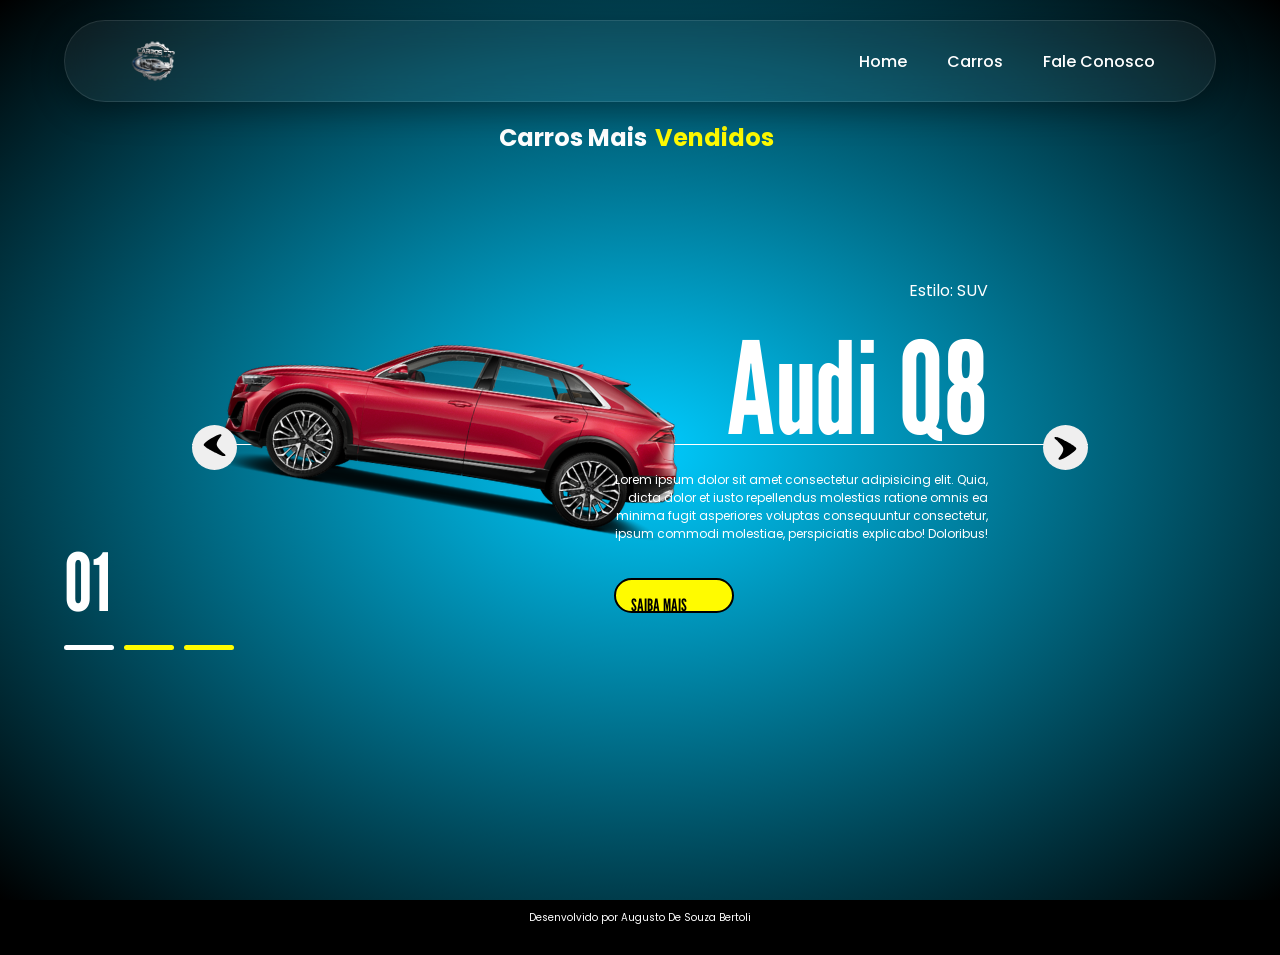
<file: index.html>
<!DOCTYPE html>
<html lang="pt-br">

<head>
    <meta charset="UTF-8">
    <meta name="viewport" content="width=device-width, initial-scale=1.0">
    <link rel="preconnect" href="https://fonts.googleapis.com">
    <link rel="preconnect" href="https://fonts.gstatic.com" crossorigin>
    <link
        href="https://fonts.googleapis.com/css2?family=Josefin+Sans:ital,wght@0,100..700;1,100..700&family=Poppins:ital,wght@0,100;0,200;0,300;0,400;0,500;0,600;0,700;0,800;0,900;1,100;1,200;1,300;1,400;1,500;1,600;1,700;1,800;1,900&display=swap"
        rel="stylesheet">
    <link rel="preconnect" href="https://fonts.googleapis.com">
    <link rel="preconnect" href="https://fonts.gstatic.com" crossorigin>
    <link
        href="https://fonts.googleapis.com/css2?family=Josefin+Sans:ital,wght@0,100..700;1,100..700&family=League+Gothic&family=Poppins:ital,wght@0,100;0,200;0,300;0,400;0,500;0,600;0,700;0,800;0,900;1,100;1,200;1,300;1,400;1,500;1,600;1,700;1,800;1,900&display=swap"
        rel="stylesheet">
    <link rel="stylesheet" href="./style.css">
    <title>Carros Top</title>
</head>

<body>
    <header>
        <img src="./img/logo.png" alt="logo carros top" class="logo">
        <nav>
            <ul class="links">
                <li><a href="./index.html">Home</a></li>
                <li><a href="./pages/cars.html">Carros</a></li>
                <li><a href="./pages/contact.html">Fale Conosco</a></li>
            </ul>
        </nav>
    </header>

    <section class="container">
        <h1 class="title">Carros Mais <span>Vendidos</span></h1>

        <div class="list">
            <div class="item active">
                <div class="car-img">
                    <img src="./img/audi.png" alt="imagem audi q8">
                </div>
                <div class="content">
                    <p class="car-information">Estilo: SUV</p>
                    <h2>Audi Q8</h2>
                    <p class="description">Lorem ipsum dolor sit amet consectetur adipisicing elit. Quia, dicta dolor et
                        iusto repellendus molestias ratione omnis ea minima fugit asperiores voluptas consequuntur
                        consectetur, ipsum commodi molestiae, perspiciatis explicabo! Doloribus!</p>
                    <button class="information">
                        Saiba Mais
                    </button>
                </div>
            </div>

            <div class="item">
                <div class="car-img">
                    <img src="./img/Lamborghini-Urus.png" alt="imagem Lamborghini Urus">
                </div>
                <div class="content">
                    <p class="car-information">Estilo: SUV</p>
                    <h2>Lamborghini Urus</h2>
                    <p class="description">Lorem ipsum dolor sit amet consectetur adipisicing elit. Quia, dicta dolor et
                        iusto repellendus molestias ratione omnis ea minima fugit asperiores voluptas consequuntur
                        consectetur, ipsum commodi molestiae, perspiciatis explicabo! Doloribus!</p>
                    <button class="information">
                        Saiba Mais
                    </button>
                </div>
            </div>

            <div class="item">
                <div class="car-img">
                    <img src="./img/BMW-X4M-PNG-Pic.png" alt="BMW X4">
                </div>
                <div class="content">
                    <p class="car-information">Estilo: SUV</p>
                    <h2>BMW X4</h2>
                    <p class="description">Lorem ipsum dolor sit amet consectetur adipisicing elit. Quia, dicta dolor et
                        iusto repellendus molestias ratione omnis ea minima fugit asperiores voluptas consequuntur
                        consectetur, ipsum commodi molestiae, perspiciatis explicabo! Doloribus!</p>
                    <button class="information">
                        Saiba Mais
                    </button>
                </div>
            </div>
        </div>

        <div class="arrows">
            <button id="prev"><img src="./img/arrow.svg" alt="seta"></button>
            <button id="next"><img src="./img/arrow.svg" alt="seta"></button>
        </div>

        <div class="indicators">
            <div class="number">01</div>
            <ul>
                <li class="active"></li>
                <li></li>
                <li></li>
            </ul>
        </div>
    </section>

    <script src="./scripts.js"></script>

    <footer class="rodape">
        <p>Desenvolvido por Augusto De Souza Bertoli</p>
    </footer>

</body>

</html>
</file>
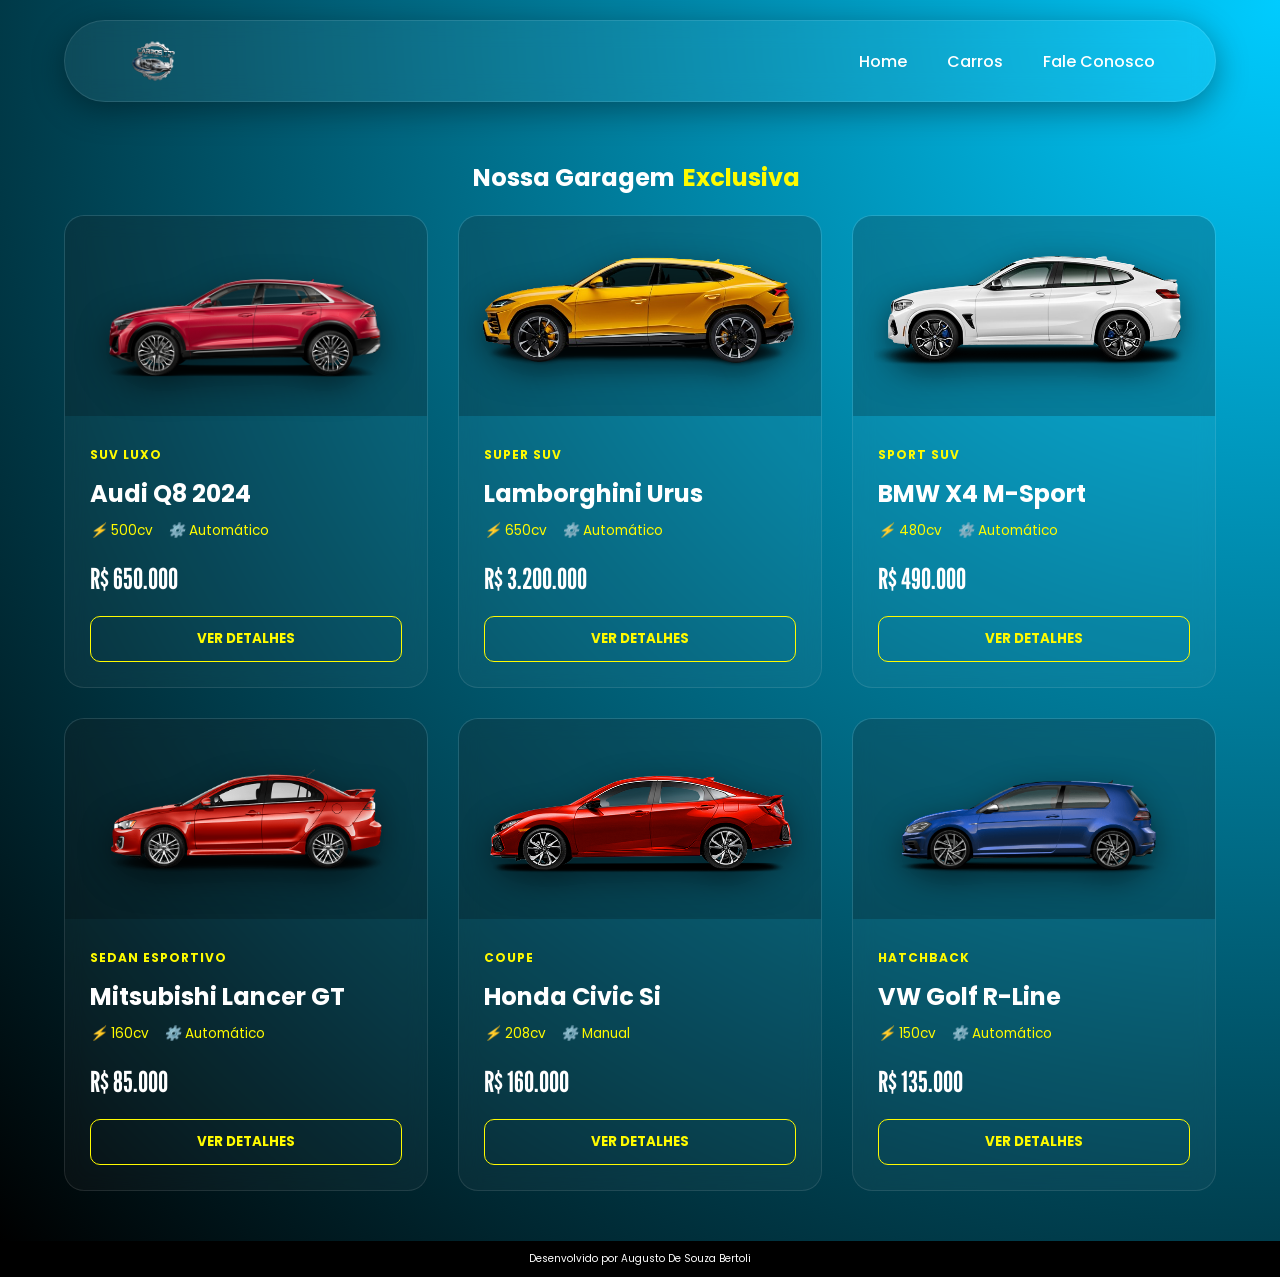
<file: pages/cars.html>
<!DOCTYPE html>
<html lang="pt-br">

<head>
    <meta charset="UTF-8">
    <meta name="viewport" content="width=device-width, initial-scale=1.0">
    <link rel="preconnect" href="https://fonts.googleapis.com">
    <link rel="preconnect" href="https://fonts.gstatic.com" crossorigin>
    <link
        href="https://fonts.googleapis.com/css2?family=Josefin+Sans:ital,wght@0,100..700;1,100..700&family=Poppins:ital,wght@0,100;0,200;0,300;0,400;0,500;0,600;0,700;0,800;0,900;1,100;1,200;1,300;1,400;1,500;1,600;1,700;1,800;1,900&display=swap"
        rel="stylesheet">
    <link rel="preconnect" href="https://fonts.googleapis.com">
    <link rel="preconnect" href="https://fonts.gstatic.com" crossorigin>
    <link
        href="https://fonts.googleapis.com/css2?family=Josefin+Sans:ital,wght@0,100..700;1,100..700&family=League+Gothic&family=Poppins:ital,wght@0,100;0,200;0,300;0,400;0,500;0,600;0,700;0,800;0,900;1,100;1,200;1,300;1,400;1,500;1,600;1,700;1,800;1,900&display=swap"
        rel="stylesheet">
    <link rel="stylesheet" href="../style.css">
    <title>Carros Top</title>
</head>

<body>
    <header>
        <img src="../img/logo.png" alt="logo carros top" class="logo">
        <nav>
            <ul class="links">
                <li><a href="../index.html">Home</a></li>
                <li><a href="./cars.html">Carros</a></li>
                <li><a href="./contact.html">Fale Conosco</a></li>
            </ul>
        </nav>
    </header>

    <section class="catalog-container">
        <h1 class="title">Nossa Garagem <span>Exclusiva</span></h1>

        <div class="cars-grid">
            <div class="car-card">
                <div class="car-card-img">
                    <img src="../img/audi.png" alt="Audi Q8">
                </div>
                <div class="car-card-content">
                    <span class="category">SUV Luxo</span>
                    <h3>Audi Q8 2024</h3>
                    <div class="specs">
                        <span><i class="icon">⚡</i> 500cv</span>
                        <span><i class="icon">⚙️</i> Automático</span>
                    </div>
                    <p class="price">R$ 650.000</p>
                    <button class="btn-details">Ver Detalhes</button>
                </div>
            </div>

            <div class="car-card">
                <div class="car-card-img">
                    <img src="../img/Lamborghini-Urus.png" alt="Lamborghini Urus">
                </div>
                <div class="car-card-content">
                    <span class="category">Super SUV</span>
                    <h3>Lamborghini Urus</h3>
                    <div class="specs">
                        <span><i class="icon">⚡</i> 650cv</span>
                        <span><i class="icon">⚙️</i> Automático</span>
                    </div>
                    <p class="price">R$ 3.200.000</p>
                    <button class="btn-details">Ver Detalhes</button>
                </div>
            </div>

            <div class="car-card">
                <div class="car-card-img">
                    <img src="../img/BMW-X4M-PNG-Pic.png" alt="BMW X4">
                </div>
                <div class="car-card-content">
                    <span class="category">Sport SUV</span>
                    <h3>BMW X4 M-Sport</h3>
                    <div class="specs">
                        <span><i class="icon">⚡</i> 480cv</span>
                        <span><i class="icon">⚙️</i> Automático</span>
                    </div>
                    <p class="price">R$ 490.000</p>
                    <button class="btn-details">Ver Detalhes</button>
                </div>
            </div>

            <div class="car-card">
                <div class="car-card-img">
                    <img src="../img/lancer.png" alt="Mitsubishi Lancer">
                </div>
                <div class="car-card-content">
                    <span class="category">Sedan Esportivo</span>
                    <h3>Mitsubishi Lancer GT</h3>
                    <div class="specs">
                        <span><i class="icon">⚡</i> 160cv</span>
                        <span><i class="icon">⚙️</i> Automático</span>
                    </div>
                    <p class="price">R$ 85.000</p>
                    <button class="btn-details">Ver Detalhes</button>
                </div>
            </div>

            <div class="car-card">
                <div class="car-card-img">
                    <img src="../img/HONDA_CIVIC.png" alt="Honda Civic">
                </div>
                <div class="car-card-content">
                    <span class="category">Coupe</span>
                    <h3>Honda Civic Si</h3>
                    <div class="specs">
                        <span><i class="icon">⚡</i> 208cv</span>
                        <span><i class="icon">⚙️</i> Manual</span>
                    </div>
                    <p class="price">R$ 160.000</p>
                    <button class="btn-details">Ver Detalhes</button>
                </div>
            </div>

            <div class="car-card">
                <div class="car-card-img">
                    <img src="../img/golf.png" alt="VW Golf">
                </div>
                <div class="car-card-content">
                    <span class="category">Hatchback</span>
                    <h3>VW Golf R-Line</h3>
                    <div class="specs">
                        <span><i class="icon">⚡</i> 150cv</span>
                        <span><i class="icon">⚙️</i> Automático</span>
                    </div>
                    <p class="price">R$ 135.000</p>
                    <button class="btn-details">Ver Detalhes</button>
                </div>
            </div>
        </div>
    </section>

    <footer class="rodape">
        <p>Desenvolvido por Augusto De Souza Bertoli</p>
    </footer>
</body>

</html>
</file>
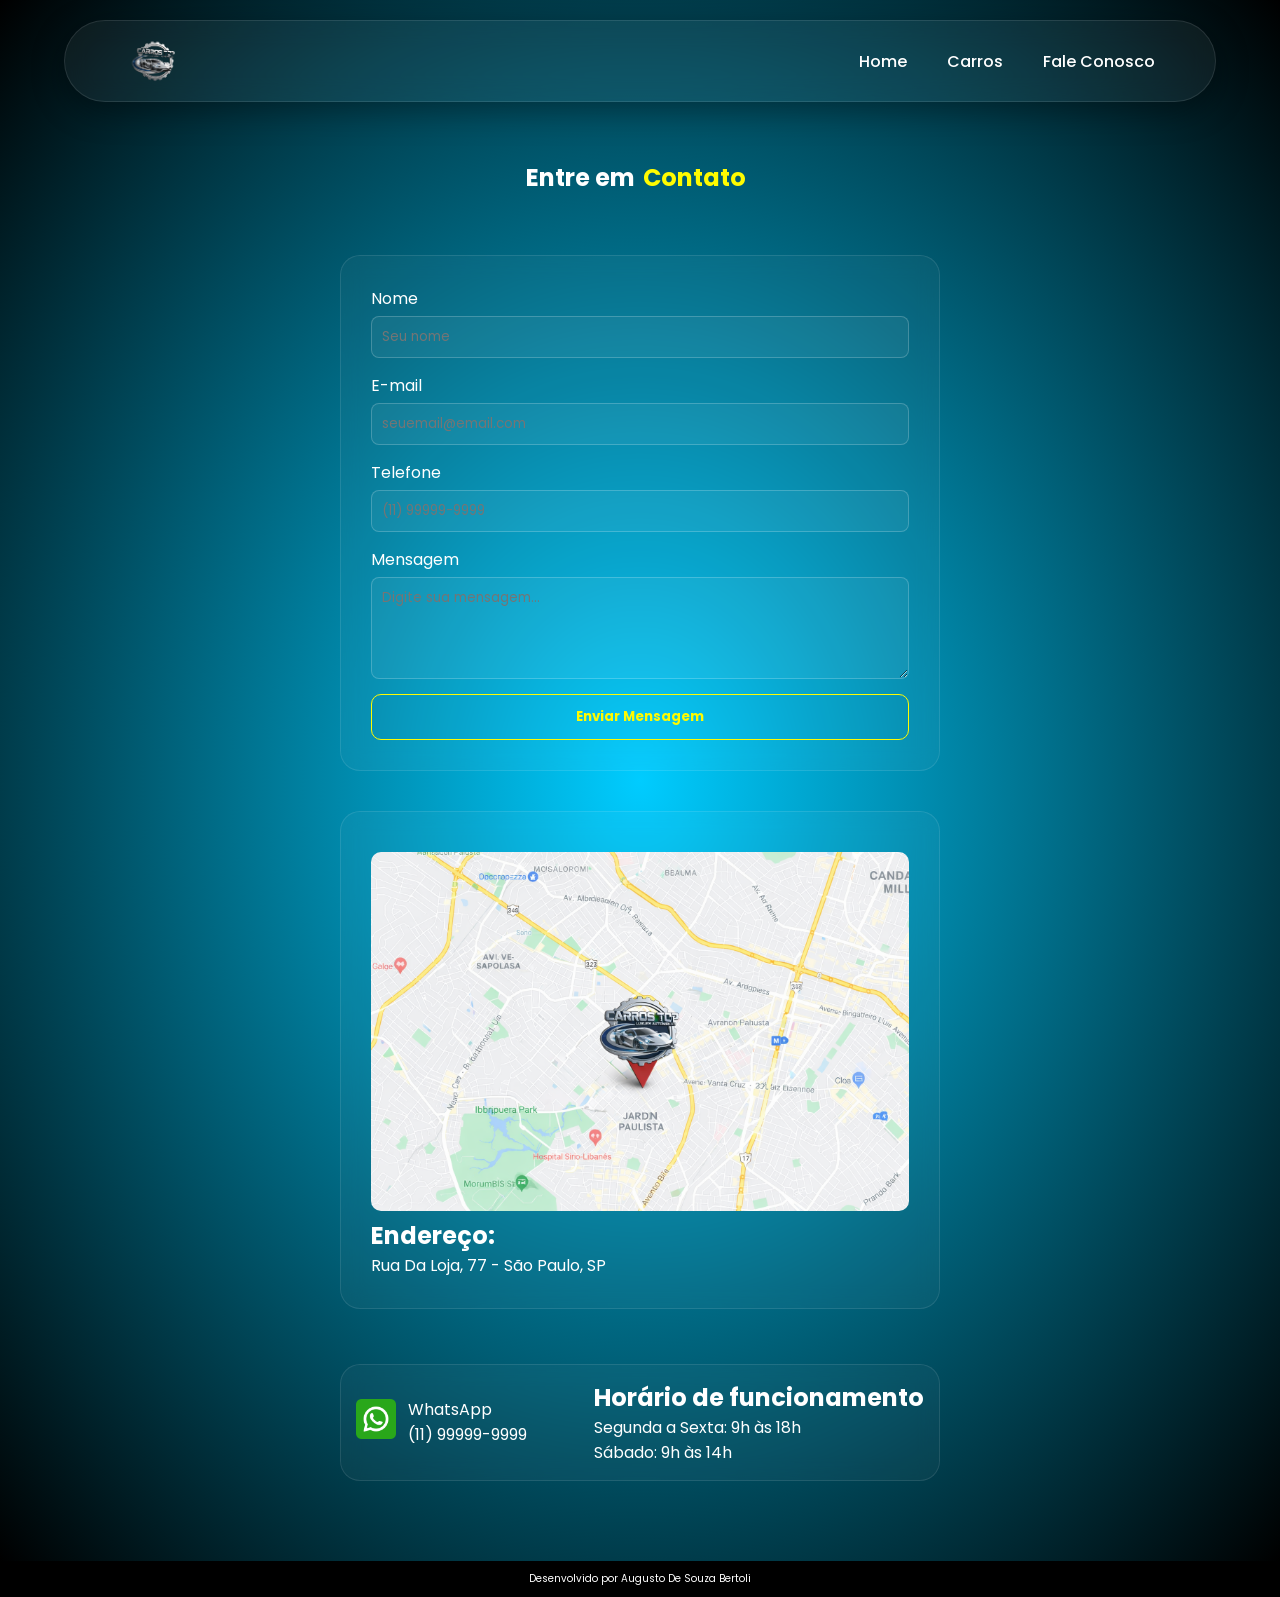
<file: pages/contact.html>
<!DOCTYPE html>
<html lang="pt-br">

<head>
    <meta charset="UTF-8">
    <meta name="viewport" content="width=device-width, initial-scale=1.0">
    <link rel="preconnect" href="https://fonts.googleapis.com">
    <link rel="preconnect" href="https://fonts.gstatic.com" crossorigin>
    <link
        href="https://fonts.googleapis.com/css2?family=Josefin+Sans:ital,wght@0,100..700;1,100..700&family=Poppins:ital,wght@0,100;0,200;0,300;0,400;0,500;0,600;0,700;0,800;0,900;1,100;1,200;1,300;1,400;1,500;1,600;1,700;1,800;1,900&display=swap"
        rel="stylesheet">
    <link rel="preconnect" href="https://fonts.googleapis.com">
    <link rel="preconnect" href="https://fonts.gstatic.com" crossorigin>
    <link
        href="https://fonts.googleapis.com/css2?family=Josefin+Sans:ital,wght@0,100..700;1,100..700&family=League+Gothic&family=Poppins:ital,wght@0,100;0,200;0,300;0,400;0,500;0,600;0,700;0,800;0,900;1,100;1,200;1,300;1,400;1,500;1,600;1,700;1,800;1,900&display=swap"
        rel="stylesheet">
    <link rel="stylesheet" href="../style.css">
    <title>Carros Top</title>
</head>

<body>
    <header>
        <img src="../img/logo.png" alt="logo carros top" class="logo">
        <nav>
            <ul class="links">
                <li><a href="../index.html">Home</a></li>
                <li><a href="./cars.html">Carros</a></li>
                <li><a href="./contact.html">Fale Conosco</a></li>
            </ul>
        </nav>
    </header>

    <section class="info-container">
        <h1 class="title">Entre em <span>Contato</span></h1>

        <div class="forms">
            <form class="contact-form">

                <div class="input-group">
                    <label for="name">Nome</label>
                    <input type="text" id="name" placeholder="Seu nome" required>
                </div>

                <div class="input-group">
                    <label for="email">E-mail</label>
                    <input type="email" id="email" placeholder="seuemail@email.com" required>
                </div>

                <div class="input-group">
                    <label for="phone">Telefone</label>
                    <input type="tel" id="phone" placeholder="(11) 99999-9999">
                </div>

                <div class="input-group">
                    <label for="message">Mensagem</label>
                    <textarea id="message" rows="4" placeholder="Digite sua mensagem..." required></textarea>
                </div>

                <button type="submit" class="btn-submit">Enviar Mensagem</button>

            </form>
        </div>

        <div>
            <div class="endereco-mapa">
                <a href="https://www.google.com/maps/search/?api=1&query=Rua+Da+Loja+77+São+Paulo+SP">
                    <img class="img-mapa" src="../img/mapaloja.png" alt="imagem do maps da loja">
                </a>
                <h2>Endereço:</h2>
                <p>Rua Da Loja, 77 - São Paulo, SP</p>
            </div>
        </div>
        <div class="information">
            <div class="whats">
                <a href="https://wa.me/5511999999999">
                    <img src="../img/whatsapp.png" class="img-whats">
                </a>
                <div class="whats-text">
                    <p>WhatsApp</p>
                    <p>(11) 99999-9999</p>
                </div>
            </div>

            <div class="horario">
                <h2>Horário de funcionamento</h2>
                <p>Segunda a Sexta: 9h às 18h <br> Sábado: 9h às 14h</p>
            </div>
        </div>


    </section>

    <footer class="rodape">
        <p>Desenvolvido por Augusto De Souza Bertoli</p>
    </footer>
</body>

</html>
</file>
<file: style.css>
@import url(./styles/home.css);
@import url(./styles/cars.css);
@import url(./styles/contact.css);

* {
    margin: 0;
    padding: 0;
    box-sizing: border-box;
    list-style: none;
    font-family: "Poppins", sans-serif;
}

body {
    background-color: #000;
    color: #fff;
    font-size: 16px;  
}

header {
    position: fixed;
    width: 90vw;
    left: 50%;
    transform: translateX(-50%);
    z-index: 10;
    margin-top: 20px;
    padding: 10px 60px;
    display: flex;
    justify-content: space-between;
    align-items: center;
    background: rgba(255, 255, 255, 0.05);
    backdrop-filter: blur(12px);
    -webkit-backdrop-filter: blur(12px);
    border: 1px solid rgba(255, 255, 255, 0.1);
    border-radius: 50px;
    box-shadow: 0 8px 32px 0 rgba(0, 0, 0, 0.37);

    & .logo {
        width: 60px;
        transition: transform 0.4s cubic-bezier(0.175, 0.885, 0.32, 1.275);
        cursor: pointer;

        &:hover {
            transform: scale(1.1) rotate(-5deg);
        }
    }

    & .links {
        display: flex;
        gap: 40px;
        list-style: none;

        & li {
            position: relative;

            & a {
                text-decoration: none;
                color: #ffffff;
                font-weight: 500;
                transition: 0.3s;
                padding: 8px 0;
                display: block;
            }

            &::after {
                content: '';
                position: absolute;
                bottom: -5px;
                left: 50%;
                width: 0;
                height: 2px;
                background: #fffb00;
                transition: all 0.3s ease;
                transform: translateX(-50%);
                box-shadow: 0 0 10px #fffb00;
            }

            &:hover a {
                color: #fffb00;
            }

            &:hover::after {
                width: 100%;
            }
        }
    }
}

.rodape {
  padding: 10px;
  text-align: center;
  background-color: #000000;
  color: #ffffff;
  font-size: 10px;
}

@media (max-width: 1024px) {

    html,
    body {
        overflow-x: hidden;
    }

    header {
        padding: 10px 20px;
    }

    header .links {
        gap: 15px;
    }

    header .links a {
        font-size: 0.8rem;
    }

    section .list .item {
        display: flex;
        flex-direction: column;
        justify-content: center;
        align-items: center;
    }

    section .list::before {
        display: none;
    }

    section .list .item .car-img {
        position: relative;
        top: auto;
        transform: none;
        width: 100%;
        display: flex;
        justify-content: center;
        margin-bottom: 20px;
    }

    section .list .item .car-img img {
        width: 85%;
        max-width: 350px;
        transform: rotate(0deg);
    }

    section .list .item .content {
        position: relative;
        right: auto;
        width: 100%;
        height: auto;
        align-items: center;
        text-align: center;
    }

    section .list .item .content h2 {
        font-size: 40px;
    }

    section .list .item .content .description {
        text-align: center;
        font-size: 14px;
        max-width: 90%;
    }

    .indicators {
        display: none !important;
    }
}
</file>
